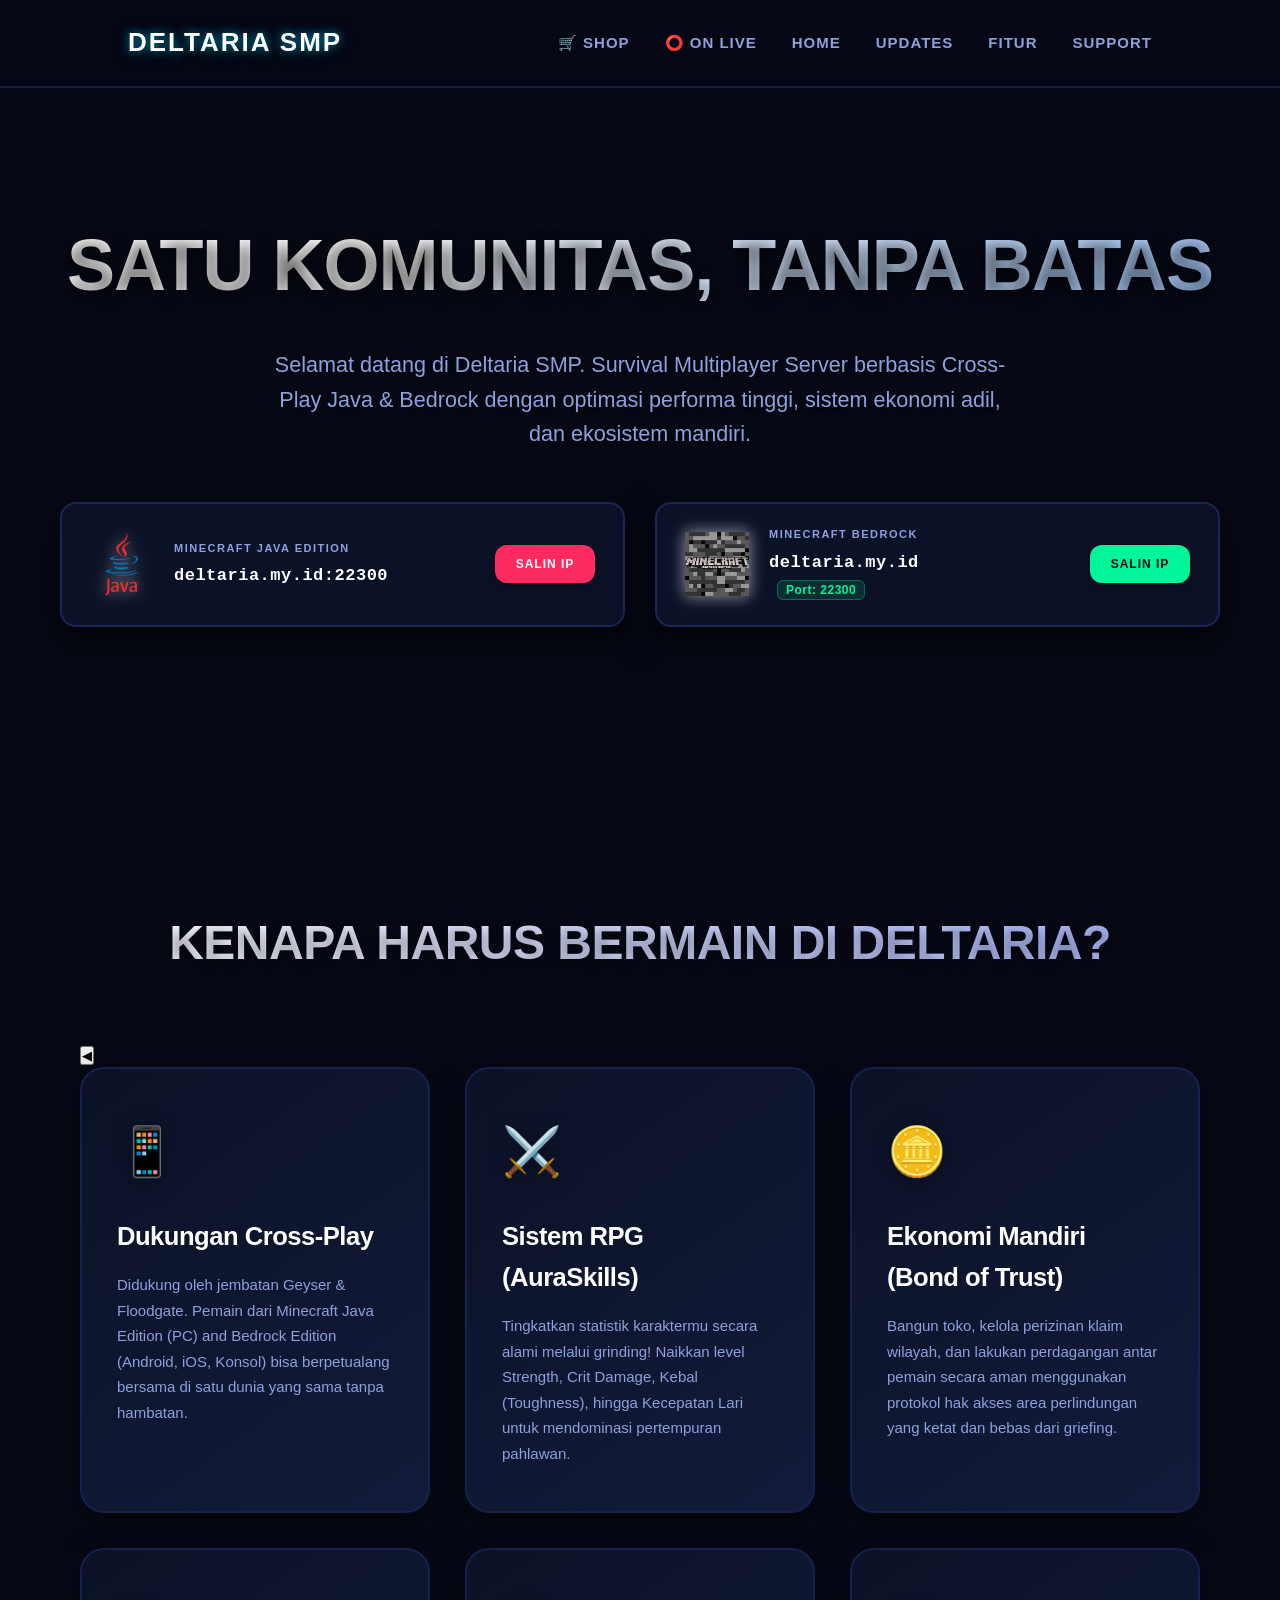
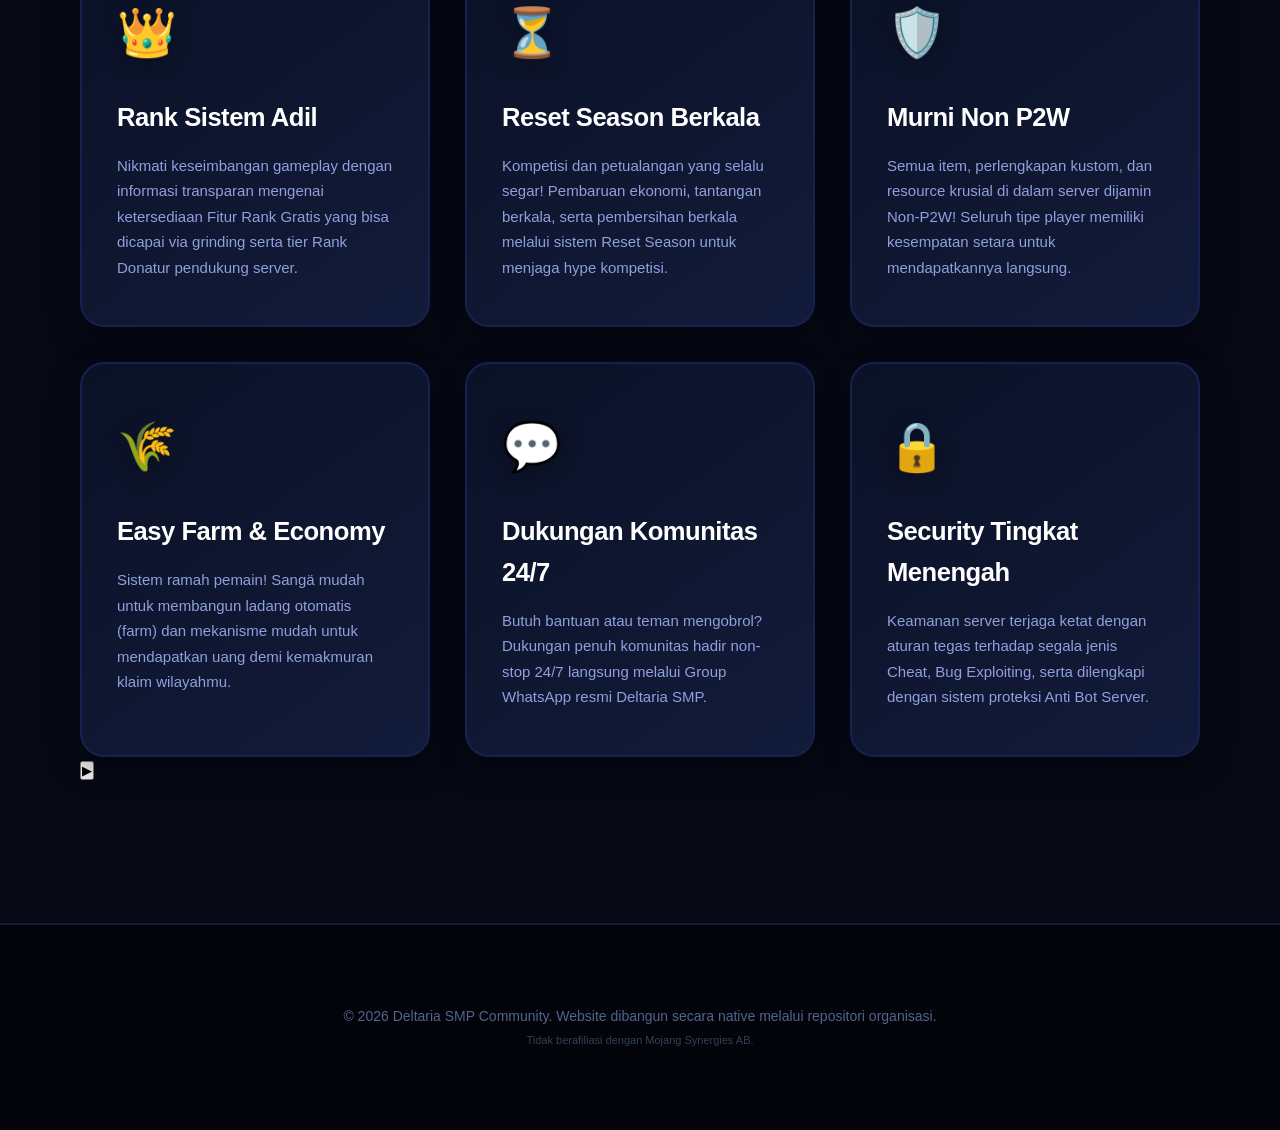
<file: index.html>
<!DOCTYPE html>
<html lang="id">
<head>
    <meta charset="UTF-8">
    <meta name="viewport" content="width=device-width, initial-scale=1.0">
    <title>Deltaria SMP - Official Server</title>
    <!-- Jalur CSS baru mengarah ke folder home-assets -->
    <link rel="stylesheet" href="home-assets/style.css">
</head>
<body>

    <nav>
        <div class="nav-logo">DELTARIA SMP</div>
        <ul class="nav-links">
            <li><a href="shop/">🛒 SHOP</a></li>
            <li><a href="live/">⭕ ON LIVE</a></li>
            <li><a href="./">Home</a></li>
            <li><a href="updates/">Updates</a></li>
            <li><a href="#fitur">Fitur</a></li>
            <li><a href="support/">Support</a></li>     
        </ul>
    </nav>

    <section class="hero" id="home">
        <h1>Satu Komunitas, Tanpa Batas</h1>
        <p>Selamat datang di Deltaria SMP. Survival Multiplayer Server berbasis Cross-Play Java & Bedrock dengan optimasi performa tinggi, sistem ekonomi adil, dan ekosistem mandiri.</p>
        
        <div class="ip-flex-row">
            
            <div class="ip-widget java-theme" onclick="copyJavaIp()" title="Klik untuk menyalin IP Java">
                <!-- Jalur gambar aset global tetap di /assets/ -->
                <div class="server-icon"><img src="assets/java.webp" alt="Java Icon" class="custom-icon-img"></div>
                <div class="ip-box">
                    <div class="ip-label">Minecraft Java Edition</div>
                    <div class="ip-address" id="javaIp">deltaria.my.id:22300</div>
                </div>
                <button class="btn-copy" id="javaBtn">SALIN IP</button>
            </div>

            <div class="ip-widget bedrock-theme" onclick="copyBedrockIp()" title="Klik untuk menyalin IP Bedrock">
                <div class="server-icon"><img src="assets/bedrock.jpeg" alt="Bedrock Icon" class="custom-icon-img"></div>
                <div class="ip-box">
                    <div class="ip-label">Minecraft Bedrock</div>
                    <div class="ip-address">
                        <div id="bedrockIp">deltaria.my.id</div> 
                        <span class="port-label">Port: <strong id="bedrockPort">22300</strong></span>
                    </div>
                </div>
                <button class="btn-copy" id="bedrockBtn">SALIN IP</button>
            </div>

        </div>
    </section>

    <section class="container" id="fitur">
        <h2 class="section-title">Kenapa Harus Bermain di Deltaria?</h2>
        
        <div class="slider-wrapper">
            <!-- Tombol Navigasi Kiri -->
            <button class="slide-btn prev-btn" id="prevSlide">◀</button>
            
            <!-- Viewport Slider Container -->
            <div class="slider-container">
                <div class="grid" id="sliderGrid">
                    
                    <!-- SLIDE 1 (BATCH 1 - 3 PANEL AWAL) -->
                    <div class="card">
                        <span class="icon">📱</span>
                        <h3>Dukungan Cross-Play</h3>
                        <p>Didukung oleh jembatan Geyser & Floodgate. Pemain dari Minecraft Java Edition (PC) and Bedrock Edition (Android, iOS, Konsol) bisa berpetualang bersama di satu dunia yang sama tanpa hambatan.</p>
                    </div>

                    <div class="card">
                        <span class="icon">⚔️</span>
                        <h3>Sistem RPG (AuraSkills)</h3>
                        <p>Tingkatkan statistik karaktermu secara alami melalui grinding! Naikkan level Strength, Crit Damage, Kebal (Toughness), hingga Kecepatan Lari untuk mendominasi pertempuran pahlawan.</p>
                    </div>

                    <div class="card">
                        <span class="icon">🪙</span>
                        <h3>Ekonomi Mandiri (Bond of Trust)</h3>
                        <p>Bangun toko, kelola perizinan klaim wilayah, dan lakukan perdagangan antar pemain secara aman menggunakan protokol hak akses area perlindungan yang ketat dan bebas dari griefing.</p>
                    </div>

                    <!-- SLIDE 2 (BATCH 2 - 3 PANEL TAMBAHAN KELOMPOK A) -->
                    <div class="card">
                        <span class="icon">👑</span>
                        <h3>Rank Sistem Adil</h3>
                        <p>Nikmati keseimbangan gameplay dengan informasi transparan mengenai ketersediaan Fitur Rank Gratis yang bisa dicapai via grinding serta tier Rank Donatur pendukung server.</p>
                    </div>

                    <div class="card">
                        <span class="icon">⏳</span>
                        <h3>Reset Season Berkala</h3>
                        <p>Kompetisi dan petualangan yang selalu segar! Pembaruan ekonomi, tantangan berkala, serta pembersihan berkala melalui sistem Reset Season untuk menjaga hype kompetisi.</p>
                    </div>

                    <div class="card">
                        <span class="icon">🛡️</span>
                        <h3>Murni Non P2W</h3>
                        <p>Semua item, perlengkapan kustom, dan resource krusial di dalam server dijamin Non-P2W! Seluruh tipe player memiliki kesempatan setara untuk mendapatkannya langsung.</p>
                    </div>

                    <!-- SLIDE 3 (BATCH 3 - 3 PANEL TAMBAHAN KELOMPOK B) -->
                    <div class="card">
                        <span class="icon">🌾</span>
                        <h3>Easy Farm & Economy</h3>
                        <p>Sistem ramah pemain! Sangä mudah untuk membangun ladang otomatis (farm) dan mekanisme mudah untuk mendapatkan uang demi kemakmuran klaim wilayahmu.</p>
                    </div>

                    <div class="card">
                        <span class="icon">💬</span>
                        <h3>Dukungan Komunitas 24/7</h3>
                        <p>Butuh bantuan atau teman mengobrol? Dukungan penuh komunitas hadir non-stop 24/7 langsung melalui Group WhatsApp resmi Deltaria SMP.</p>
                    </div>

                    <div class="card">
                        <span class="icon">🔒</span>
                        <h3>Security Tingkat Menengah</h3>
                        <p>Keamanan server terjaga ketat dengan aturan tegas terhadap segala jenis Cheat, Bug Exploiting, serta dilengkapi dengan sistem proteksi Anti Bot Server.</p>
                    </div>

                </div>
            </div>
            
            <!-- Tombol Navigasi Kanan -->
            <button class="slide-btn next-btn" id="nextSlide">▶</button>
        </div>

        <!-- Dot Indikator Slide Bawah -->
        <div class="slider-dots">
            <span class="dot active" data-index="0"></span>
            <span class="dot" data-index="1"></span>
            <span class="dot" data-index="2"></span>
        </div>
    </section>

    <footer>
        <p>&copy; 2026 Deltaria SMP Community. Website dibangun secara native melalui repositori organisasi.</p>
        <p style="margin-top: 5px; font-size: 11px; color: #334155;">Tidak berafiliasi dengan Mojang Synergies AB.</p>
    </footer>

    <script>
        function copyJavaIp() {
            const ipText = document.getElementById('javaIp').innerText;
            const btn = document.getElementById('javaBtn');
            executeCopy(ipText, btn);
        }

        function copyBedrockIp() {
            const ipText = document.getElementById('bedrockIp').childNodes[0].textContent.trim();
            const btn = document.getElementById('bedrockBtn');
            executeCopy(ipText, btn);
        }

        function executeCopy(text, buttonElement) {
            navigator.clipboard.writeText(text).then(() => {
                buttonElement.innerText = "TERSALIN!";
                buttonElement.style.backgroundColor = "#10b981";
                buttonElement.style.color = "#fff";
                
                setTimeout(() => {
                    buttonElement.innerText = "SALIN IP";
                    buttonElement.style.backgroundColor = "#38bdf8";
                    buttonElement.style.color = "#0a0c14";
                }, 2000);
            }).catch(err => {
                console.error('Gagal menyalin text: ', err);
            });
        }

        // --- FIX LOGIKA TRANSLATION SLIDER (3, 3, 3) ---
        const grid = document.getElementById('sliderGrid');
        const prevBtn = document.getElementById('prevSlide');
        const nextBtn = document.getElementById('nextSlide');
        const dots = document.querySelectorAll('.slider-dots .dot');
        
        let currentSlide = 0;
        const totalSlides = 3; 
        const slideIntervalTime = 5000; 
        let slideInterval;

        function updateSlider() {
            // KUNCI PERBAIKAN: Karena lebar track grid adalah 300%, untuk bergeser 1 halaman penuh 
            // kita harus membagi 100% dengan totalSlides (3), sehingga pergeserannya adalah 33.333% per langkah.
            const offset = (currentSlide * 100) / totalSlides;
            grid.style.transform = `translateX(-${offset}%)`;
            
            dots.forEach((dot, idx) => {
                if(idx === currentSlide) {
                    dot.classList.add('active');
                } else {
                    dot.classList.remove('active');
                }
            });
        }

        function nextSlideFunc() {
            currentSlide = (currentSlide + 1) % totalSlides;
            updateSlider();
        }

        function prevSlideFunc() {
            currentSlide = (currentSlide - 1 + totalSlides) % totalSlides;
            updateSlider();
        }

        function startAutoSlide() {
            slideInterval = setInterval(nextSlideFunc, slideIntervalTime);
        }

        function resetInterval() {
            clearInterval(slideInterval);
            startAutoSlide();
        }

        nextBtn.addEventListener('click', () => {
            nextSlideFunc();
            resetInterval();
        });

        prevBtn.addEventListener('click', () => {
            prevSlideFunc();
            resetInterval();
        });

        dots.forEach(dot => {
            dot.addEventListener('click', (e) => {
                currentSlide = parseInt(e.target.getAttribute('data-index'));
                updateSlider();
                resetInterval();
            });
        });

        startAutoSlide();
    </script>
</body>
</html>
</file>
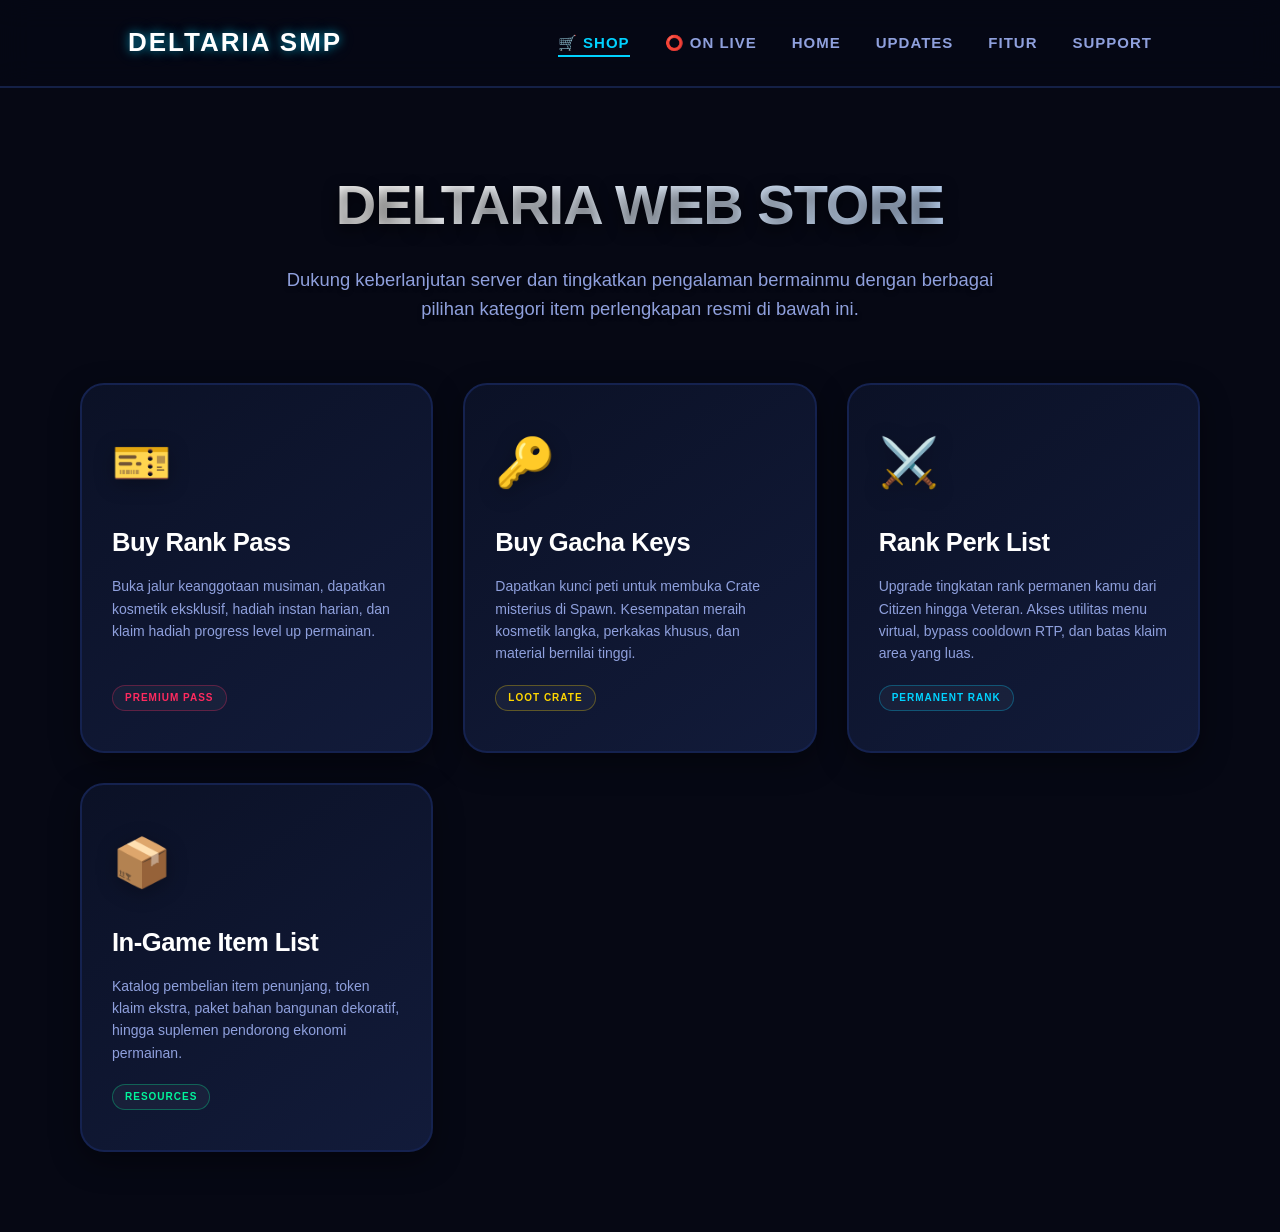
<file: shop/index.html>
<!DOCTYPE html>
<html lang="id">
<head>
    <meta charset="UTF-8">
    <meta name="viewport" content="width=device-width, initial-scale=1.0">
    <title>Deltaria SMP - Official Web Store</title>
    <!-- Memanggil file CSS khusus untuk Menu Hub -->
    <link rel="stylesheet" href="hub-style.css">
</head>
<body>

    <!-- NAVBAR (Mengikuti Struktur Web Utama) -->
    <nav>
        <div class="nav-logo">DELTARIA SMP</div>
        <ul class="nav-links">
            <li><a href="./" class="active-link">🛒 SHOP</a></li>
            <li><a href="../live/">⭕ ON LIVE</a></li>
            <li><a href="../">Home</a></li>
            <li><a href="../updates/">Updates</a></li>
            <li><a href="../#fitur">Fitur</a></li>
            <li><a href="../support/">Support</a></li>     
        </ul>
    </nav>

    <!-- MAIN HUB CONTAINER -->
    <div class="container">
        <h1 class="shop-title">Deltaria Web Store</h1>
        <p class="shop-subtitle">Dukung keberlanjutan server dan tingkatkan pengalaman bermainmu dengan berbagai pilihan kategori item perlengkapan resmi di bawah ini.</p>

        <!-- GRID MENU UTAMA -->
        <div class="hub-grid">

            <!-- 1. BUY RANK PASS -->
            <a href="../shop/rankpass/" class="hub-card rankpass-theme">
                <div class="hub-icon">🎫</div>
                <h3>Buy Rank Pass</h3>
                <p>Buka jalur keanggotaan musiman, dapatkan kosmetik eksklusif, hadiah instan harian, dan klaim hadiah progress level up permainan.</p>
                <div class="hub-badge">Premium Pass</div>
            </a>

            <!-- 2. BUY KEY -->
            <a href="../shop/keys/" class="hub-card keys-theme">
                <div class="hub-icon">🔑</div>
                <h3>Buy Gacha Keys</h3>
                <p>Dapatkan kunci peti untuk membuka Crate misterius di Spawn. Kesempatan meraih kosmetik langka, perkakas khusus, dan material bernilai tinggi.</p>
                <div class="hub-badge">Loot Crate</div>
            </a>

            <!-- 3. PERK LIST -->
            <a href="../shop/perks/" class="hub-card perks-theme">
                <div class="hub-icon">⚔️</div>
                <h3>Rank Perk List</h3>
                <p>Upgrade tingkatan rank permanen kamu dari Citizen hingga Veteran. Akses utilitas menu virtual, bypass cooldown RTP, dan batas klaim area yang luas.</p>
                <div class="hub-badge">Permanent Rank</div>
            </a>

            <!-- 4. ITEM LIST -->
            <a href="../shop/item/" class="hub-card items-theme">
                <div class="hub-icon">📦</div>
                <h3>In-Game Item List</h3>
                <p>Katalog pembelian item penunjang, token klaim ekstra, paket bahan bangunan dekoratif, hingga suplemen pendorong ekonomi permainan.</p>
                <div class="hub-badge">Resources</div>
            </a>

        </div>
    </div>

</body>
</html>
</file>
<file: home-assets/style.css>
/* ==========================================================================
   1. RESET & CORE VARIABLES (TEMA EPIC CYBER-FANTASY MINECRAFT)
   ========================================================================== */
html {
    scroll-behavior: smooth;
}

* {
    box-sizing: border-box;
    margin: 0;
    padding: 0;
}
:root {
    --bg-dark: #060814;
    --bg-surface: #0b1126;
    --bg-card: #121b3a;
    --bg-card-hover: #19254e;
    
    /* Aksentuasi Warna Neon */
    --accent-blue: #00d2ff;
    --accent-java: #ff2a5f;
    --accent-bedrock: #00f59b;
    
    /* Warna Teks */
    --text-main: #ffffff;
    --text-muted: #8fa0dd;
    --border-glow: rgba(0, 210, 255, 0.2);
}

body {
    font-family: 'Segoe UI', Roboto, Helvetica, Arial, sans-serif;
    background-color: var(--bg-dark);
    color: var(--text-main);
    line-height: 1.6;
    overflow-x: hidden;
}

/* ==========================================================================
   2. NAVIGATION BAR
   ========================================================================== */
nav {
    background-color: rgba(6, 8, 20, 0.85);
    backdrop-filter: blur(15px);
    -webkit-backdrop-filter: blur(15px);
    position: fixed;
    top: 0;
    width: 100%;
    z-index: 1000;
    border-bottom: 2px solid #142046;
    display: flex;
    justify-content: space-between;
    align-items: center;
    padding: 22px 10%;
}
.nav-logo {
    font-size: 26px;
    font-weight: 900;
    color: #ffffff;
    letter-spacing: 2px;
    text-shadow: 0 0 10px rgba(0, 210, 255, 0.6), 0 0 20px rgba(0, 210, 255, 0.2);
}
.nav-links {
    display: flex;
    gap: 35px;
    list-style: none;
}
.nav-links a {
    color: var(--text-muted);
    text-decoration: none;
    font-weight: 700;
    font-size: 15px;
    text-transform: uppercase;
    letter-spacing: 1px;
    transition: color 0.2s, text-shadow 0.2s;
}
.nav-links a:hover {
    color: var(--accent-blue);
    text-shadow: 0 0 8px rgba(0, 210, 255, 0.8);
}

/* ==========================================================================
   3. HERO SECTION & BACKGROUND RADIANCE
   ========================================================================== */
.hero {
    min-height: 85vh;
    display: flex;
    flex-direction: column;
    justify-content: center;
    align-items: center;
    text-align: center;
    padding: 150px 20px 80px 20px;
    position: relative;
    background: 
        radial-gradient(circle at 50% 20%, rgba(0, 210, 255, 0.15) 0%, transparent 50%),
        radial-gradient(circle at 20% 50%, rgba(ff, 2a, 5f, 0.05) 0%, transparent 40%),
        radial-gradient(circle at 80% 50%, rgba(0, 255, 9b, 0.05) 0%, transparent 40%);
}
.hero h1 {
    font-size: 4.5rem;
    font-weight: 900;
    letter-spacing: -1px;
    margin-bottom: 25px;
    text-transform: uppercase;
    background: linear-gradient(135deg, #ffffff 30%, #a5ccff);
    -webkit-background-clip: text;
    -webkit-text-fill-color: transparent;
    text-shadow: 0 5px 15px rgba(0, 0, 0, 0.7);
}
.hero p {
    font-size: 1.35rem;
    color: var(--text-muted);
    max-width: 750px;
    margin-bottom: 50px;
    text-shadow: 0 2px 4px rgba(0,0,0,0.5);
}

/* ==========================================================================
   4. INTERACTIVE WIDGETS (TOMBOL IP HORIZONTAL PREMIUM)
   ========================================================================== */
.ip-flex-row {
    display: flex;
    flex-direction: row;
    justify-content: center;
    flex-wrap: nowrap;     /* <--- KUNCI 1: Dilarang keras turun ke bawah, wajib sejajar! */
    gap: 30px; 
    width: 100%;
    max-width: 1200px;     /* <--- KUNCI 2: Diperlebar dari 1000px ke 1200px biar ruangnya lega */
    padding: 0 20px;
}

.ip-widget {
    background-color: var(--bg-surface);
    border: 2px solid #1a2754;
    padding: 22px 28px; 
    border-radius: 16px;
    display: flex;
    align-items: center;
    gap: 20px;          
    cursor: pointer;
    position: relative;
    box-shadow: 0 15px 35px rgba(0, 0, 0, 0.6);
    transition: transform 0.3s cubic-bezier(0.175, 0.885, 0.32, 1.275), border-color 0.3s, box-shadow 0.3s;
    
    /* KUNCI 3: Aturan pembesaran kotak baru */
    flex: 1;               /* Membagi rata ruang kosong agar kedua kotak sama-sama melar */
    width: 500px;          /* <--- Atur panjang target yang kamu mau di sini (misal 500px atau lebih) */
    min-width: 350px;      /* Batas ciut paling kecil di layar laptop ringkas */
}

/* Efek Animasi Denyut Bayangan Saat Kursor Mendekat */
.ip-widget:hover {
    transform: translateY(-8px);
    background-color: var(--bg-card);
}
.java-theme:hover { 
    border-color: var(--accent-java); 
    box-shadow: 0 20px 60px rgba(255, 42, 95, 0.25); 
}
.bedrock-theme:hover { 
    border-color: var(--accent-bedrock); 
    box-shadow: 0 20px 40px rgba(0, 255, 155, 0.25); 
}

.server-icon {
    font-size: 32px;
    filter: drop-shadow(0 0 8px rgba(255,255,255,0.3));
}

.ip-box {
    text-align: left;
    flex-grow: 1;
}

.ip-label {
    font-size: 11px;
    text-transform: uppercase;
    color: var(--text-muted);
    letter-spacing: 1.5px;
    font-weight: 800;
}

.ip-address {
    font-family: 'Consolas', monospace;
    font-size: 17px;
    font-weight: 700;
    color: #ffffff;
    margin-top: 5px;
    letter-spacing: 0.5px;
}

.port-label {
    font-family: 'Segoe UI', sans-serif;
    font-size: 12px;
    color: var(--accent-bedrock);
    background: rgba(0, 255, 155, 0.12);
    border: 1px solid rgba(0, 255, 155, 0.3);
    padding: 2px 8px;
    border-radius: 6px;
    margin-left: 8px;
    font-weight: 700;
}

.btn-copy {
    background-color: #ffffff;
    color: var(--bg-dark);
    border: none;
    padding: 12px 20px;
    border-radius: 12px;
    font-weight: 800;
    font-size: 12px;
    letter-spacing: 1px;
    cursor: pointer;
    box-shadow: 0 4px 10px rgba(0,0,0,0.3);
    transition: background-color 0.2s, transform 0.1s, color 0.2s;
    min-width: 100px;
}
.java-theme .btn-copy { background-color: var(--accent-java); color: #fff; }
.bedrock-theme .btn-copy { background-color: var(--accent-bedrock); color: #060814; }

.btn-copy:hover {
    filter: brightness(1.2);
}

/* ==========================================================================
   5. FEATURE GRID SECTION (SEMBURNA DI TENGAH)
   ========================================================================== */
.container {
    max-width: 1200px;
    margin: 140px auto; /* Memberikan rongga vertikal yang luas dan seimbang */
    padding: 0 40px;
}

.section-title {
    text-align: center;
    font-size: 3rem;
    margin-bottom: 60px;
    font-weight: 900;
    letter-spacing: -0.5px;
    text-transform: uppercase;
    background: linear-gradient(to right, #ffffff, #a5b4fc);
    -webkit-background-clip: text;
    -webkit-text-fill-color: transparent;
    text-shadow: 0 4px 12px rgba(0,0,0,0.4);
}

.grid {
    display: grid;
    grid-template-columns: repeat(auto-fit, minmax(320px, 1fr));
    gap: 35px;
    justify-content: center;
}

.card {
    background: linear-gradient(145deg, var(--bg-surface) 0%, var(--bg-card) 100%);
    border: 2px solid #15224f;
    border-radius: 24px;
    padding: 45px 35px;
    position: relative;
    overflow: hidden;
    box-shadow: 0 10px 30px rgba(0, 0, 0, 0.4);
    transition: transform 0.3s, border-color 0.3s, box-shadow 0.3s;
}

/* Efek Ornamen Border Menyala Saat Kartu Disorot */
.card:hover {
    transform: translateY(-10px) scale(1.02);
    border-color: var(--accent-blue);
    box-shadow: 0 20px 45px rgba(0, 210, 255, 0.15);
}

/* Efek Dekorasi Cahaya Belakang Kartu */
.card::before {
    content: '';
    position: absolute;
    top: 0; left: 0; width: 100%; height: 100%;
    background: linear-gradient(180deg, rgba(0, 210, 255, 0.05) 0%, transparent 100%);
    opacity: 0;
    transition: opacity 0.3s;
}
.card:hover::before {
    opacity: 1;
}

.card .icon {
    font-size: 3rem;
    margin-bottom: 25px;
    display: inline-block;
    filter: drop-shadow(0 4px 10px rgba(0,0,0,0.3));
}

.card h3 {
    font-size: 1.6rem;
    margin-bottom: 15px;
    color: #ffffff;
    font-weight: 800;
    letter-spacing: -0.5px;
}

.card p {
    color: var(--text-muted);
    font-size: 15px;
    line-height: 1.7;
}

/* ==========================================================================
   6. FOOTER
   ========================================================================== */
footer {
    text-align: center;
    padding: 80px 20px;
    background-color: #03040a;
    border-top: 2px solid #111b3d;
    color: #52648c;
    font-size: 14px;
}
footer p {
    max-width: 600px;
    margin: 0 auto;
}

/* ==========================================================================
   6. SEKSI ARSITUR HALAMAN KHUSUS SUPPORT (support.html)
   ========================================================================== */
.support-page-bg {
    /* Menggunakan warna dasar hitam pekat dengan sedikit bias cyan tipis di bagian atas */
    background: radial-gradient(circle at 50% 75%, rgba(0, 210, 255, 0.04) 0%, #030408 50%) !important;
}

.active-link {
    color: var(--accent-blue) !important;
    border-bottom: 2px solid var(--accent-blue);
    padding-bottom: 4px;
}

.support-wrapper {
    max-width: 1300px;
    margin: 0 auto;
    padding: 140px 40px 80px 40px;
}

.support-header {
    text-align: center;
    margin-bottom: 60px;
}

.support-header h1 {
    font-size: 3.8rem;
    font-weight: 900;
    text-transform: uppercase;
    background: linear-gradient(135deg, var(--accent-java) 0%, var(--accent-blue) 50%, var(--accent-bedrock) 100%);
    -webkit-background-clip: text;
    -webkit-text-fill-color: transparent;
    margin-bottom: 15px;
}

.support-header p {
    color: var(--text-muted);
    font-size: 1.15rem;
    max-width: 700px;
    margin: 0 auto;
}

/* Base Grid System Kotak Segment */
.support-grid {
    display: grid;
    grid-template-columns: repeat(auto-fit, minmax(360px, 1fr));
    gap: 35px;
    width: 100%;
}

.support-segment {
    background: #0b1126;
    border: 2px solid #142046;
    border-radius: 24px;
    padding: 40px 30px;
    position: relative;
    display: flex;
    flex-direction: column;
    transition: transform 0.3s cubic-bezier(0.175, 0.885, 0.32, 1.275), border-color 0.3s, box-shadow 0.3s;
    box-shadow: 0 20px 40px rgba(0,0,0,0.5);
}

.support-segment:hover {
    transform: translateY(-8px);
}

/* Modifikasi Warna Pendar Sesuai Segment */
.socialbuzz-theme:hover { border-color: #f59e0b; box-shadow: 0 25px 50px rgba(245, 158, 11, 0.15); }
.paypal-theme:hover { border-color: #3b82f6; box-shadow: 0 25px 50px rgba(59, 130, 246, 0.15); }
.other-theme:hover { border-color: var(--accent-bedrock); box-shadow: 0 25px 50px rgba(0, 255, 155, 0.15); }

.segment-badge {
    position: absolute;
    top: 20px;
    right: 20px;
    font-size: 11px;
    font-weight: 800;
    text-transform: uppercase;
    padding: 4px 12px;
    border-radius: 20px;
    background: rgba(255,255,255,0.05);
    border: 1px solid rgba(255,255,255,0.1);
    color: var(--text-muted);
}
.socialbuzz-theme .segment-badge { color: #f59e0b; border-color: rgba(245, 158, 11, 0.3); background: rgba(245, 158, 11, 0.08); }
.paypal-theme .segment-badge { color: #3b82f6; border-color: rgba(59, 130, 246, 0.3); background: rgba(59, 130, 246, 0.08); }
.other-theme .segment-badge { color: var(--accent-bedrock); border-color: rgba(0, 255, 155, 0.3); background: rgba(0, 255, 155, 0.08); }

.segment-icon {
    font-size: 3rem;
    margin-bottom: 15px;
}

.support-segment h2 {
    font-size: 1.8rem;
    color: #fff;
    font-weight: 800;
    margin-bottom: 10px;
}

.segment-text {
    color: var(--text-muted);
    font-size: 14.5px;
    margin-bottom: 25px;
    line-height: 1.6;
    min-height: 48px;
}

/* --- ORNAMEN UTAMA: DESIGN JENDELA KOTAK (WINDOW STYLE) --- */
.segment-window {
    width: 100%;
    background: #05070f;
    border: 1px solid #162244;
    border-radius: 14px;
    overflow: hidden;
    margin-bottom: 30px;
    flex-grow: 1;
    display: flex;
    flex-direction: column;
    box-shadow: inset 0 4px 20px rgba(0,0,0,0.4);
}

.window-header {
    background: #0d1222;
    padding: 10px 16px;
    border-bottom: 1px solid #162244;
    display: flex;
    align-items: center;
    gap: 6px;
}

.window-header .dot {
    width: 8px;
    height: 8px;
    border-radius: 50%;
    display: inline-block;
}
.dot.red { background: #ff5f56; }
.dot.yellow { background: #ffbd2e; }
.dot.green { background: #27c93f; }

.window-title {
    font-family: 'Consolas', monospace;
    font-size: 11px;
    color: #4e6199;
    margin-left: 8px;
}

.window-content {
    padding: 25px 20px;
    text-align: left;
    font-family: 'Consolas', 'Courier New', monospace;
    flex-grow: 1;
}

.placeholder-text {
    color: #38bdf8;
    font-size: 13px;
    font-weight: bold;
    margin-bottom: 8px;
}
.socialbuzz-theme .placeholder-text { color: #f59e0b; }
.paypal-theme .placeholder-text { color: #3b82f6; }
.other-theme .placeholder-text { color: var(--accent-bedrock); }

.sub-placeholder {
    color: #4e6199;
    font-size: 12px;
    line-height: 1.5;
}

/* Tombol Eksekusi */
.btn-action {
    width: 100%;
    text-align: center;
    text-decoration: none;
    padding: 14px;
    border-radius: 12px;
    font-weight: 800;
    font-size: 13px;
    text-transform: uppercase;
    letter-spacing: 0.5px;
    transition: filter 0.2s, transform 0.1s;
}

.socialbuzz-theme .btn-action { background: #f59e0b; color: #060814; }
.paypal-theme .btn-action { background: #3b82f6; color: #fff; }
.other-theme .btn-action { background: var(--accent-bedrock); color: #060814; }

.btn-action:hover { filter: brightness(1.15); }
.btn-action:active { transform: scale(0.98); }

/* RESPONSIVE SEGMENT UNTUK HP */
@media (max-width: 768px) {
    .support-wrapper { padding: 100px 20px 40px 20px; }
    .support-header h1 { font-size: 2.6rem; }
    .support-grid { grid-template-columns: 1fr; }
    .support-segment { padding: 30px 20px; }
}

/* ==========================================================================
   7. MEDIA QUERIES (FULL RESPONSIFITAS GADGET)
   ========================================================================== */
@media (max-width: 1024px) {
    .hero h1 { font-size: 3.5rem; }
    .ip-flex-row {
        flex-direction: column;
        align-items: center;
    }
    .ip-widget {
        width: 100%;
        max-width: 550px;
        min-width: auto;
    }
}

@media (max-width: 768px) {
    nav { padding: 15px 6%; }
    .nav-links { display: none; }
    .container { margin: 80px auto; padding: 0 25px; }
    .section-title { font-size: 2.2rem; margin-bottom: 40px; }
    .card { padding: 35px 25px; }
}

@media (max-width: 480px) {
    .hero h1 { font-size: 2.6rem; }
    .hero p { font-size: 1.1rem; }
    .ip-widget { padding: 18px; gap: 15px; }
    .server-icon { font-size: 26px; }
    .ip-address { font-size: 14px; }
    .port-label {
        display: inline-block;
        margin-left: 0;
        margin-top: 6px;
    }
}

.custom-icon-img {
    width: 64px;          /* Menyesuaikan dengan ukuran font-size 32px sebelumnya */
    height: 64px;         /* Memastikan rasio gambar kotak sempurna */
    object-fit: contain;  /* Menjaga gambar tidak gepeng atau terdistorsi */
    vertical-align: middle;
    filter: drop-shadow(0 0 8px rgba(255, 255, 255, 0.3)); /* Mempertahankan efek glow */
}
</file>
<file: shop/hub-style.css>
/* ==========================================================================
   1. RESET & CORE VARIABLES (TEMA EPIC CYBER-FANTASY MINECRAFT)
   ========================================================================== */
html {
    scroll-behavior: smooth;
}

* {
    box-sizing: border-box;
    margin: 0;
    padding: 0;
}

:root {
    --bg-dark: #060814;
    --bg-surface: #0b1126;
    --bg-card: #121b3a;
    
    /* Aksentuasi Warna Neon */
    --accent-blue: #00d2ff;
    --accent-java: #ff2a5f;
    --accent-bedrock: #00f59b;
    --accent-gold: #ffd700;
    
    /* Warna Teks */
    --text-main: #ffffff;
    --text-muted: #8fa0dd;
}

body {
    font-family: 'Segoe UI', Roboto, Helvetica, Arial, sans-serif;
    background-color: var(--bg-dark);
    color: var(--text-main);
    line-height: 1.6;
    overflow-x: hidden;
}

/* ==========================================================================
   2. NAVIGATION BAR (MATCHES HOME STYLESHEET)
   ========================================================================== */
nav {
    background-color: rgba(6, 8, 20, 0.85);
    backdrop-filter: blur(15px);
    -webkit-backdrop-filter: blur(15px);
    position: fixed;
    top: 0;
    width: 100%;
    z-index: 1000;
    border-bottom: 2px solid #142046;
    display: flex;
    justify-content: space-between;
    align-items: center;
    padding: 22px 10%;
}

.nav-logo {
    font-size: 26px;
    font-weight: 900;
    color: #ffffff;
    letter-spacing: 2px;
    text-shadow: 0 0 10px rgba(0, 210, 255, 0.6), 0 0 20px rgba(0, 210, 255, 0.2);
}

.nav-links {
    display: flex;
    gap: 35px;
    list-style: none;
}

.nav-links a {
    color: var(--text-muted);
    text-decoration: none;
    font-weight: 700;
    font-size: 15px;
    text-transform: uppercase;
    letter-spacing: 1px;
    transition: color 0.2s, text-shadow 0.2s;
}

.nav-links a:hover {
    color: var(--accent-blue);
    text-shadow: 0 0 8px rgba(0, 210, 255, 0.8);
}

.active-link {
    color: var(--accent-blue) !important;
    border-bottom: 2px solid var(--accent-blue);
    padding-bottom: 4px;
}

/* ==========================================================================
   3. CONTAINER & CONTENT HUB
   ========================================================================== */
.container {
    max-width: 1200px;
    margin: 160px auto 80px auto;
    padding: 0 40px;
    text-align: center;
}

.shop-title {
    font-size: 3.5rem;
    font-weight: 900;
    letter-spacing: -1px;
    margin-bottom: 15px;
    text-transform: uppercase;
    background: linear-gradient(135deg, #ffffff 30%, #a5ccff);
    -webkit-background-clip: text;
    -webkit-text-fill-color: transparent;
    text-shadow: 0 5px 15px rgba(0, 0, 0, 0.7);
}

.shop-subtitle {
    color: var(--text-muted);
    font-size: 1.15rem;
    margin-bottom: 60px;
    max-width: 750px;
    margin-left: auto;
    margin-right: auto;
    text-shadow: 0 2px 4px rgba(0,0,0,0.5);
}

/* --- GRID SYSTEM MENU HUB --- */
.hub-grid {
    display: grid;
    grid-template-columns: repeat(auto-fit, minmax(260px, 1fr));
    gap: 30px;
    width: 100%;
}

/* --- INTERACTIVE CARD BUTTONS --- */
.hub-card {
    background: linear-gradient(145deg, var(--bg-surface) 0%, var(--bg-card) 100%);
    border: 2px solid #15224f;
    border-radius: 24px;
    padding: 40px 30px;
    text-decoration: none;
    text-align: left;
    display: flex;
    flex-direction: column;
    position: relative;
    overflow: hidden;
    box-shadow: 0 10px 30px rgba(0, 0, 0, 0.4);
    transition: transform 0.3s cubic-bezier(0.175, 0.885, 0.32, 1.275), border-color 0.3s, box-shadow 0.3s;
}

.hub-card:hover {
    transform: translateY(-8px);
}

/* Efek Nyala Custom Tiap Tema Menu */
.rankpass-theme:hover { border-color: var(--accent-java); box-shadow: 0 20px 45px rgba(255, 42, 95, 0.15); }
.keys-theme:hover { border-color: var(--accent-gold); box-shadow: 0 20px 45px rgba(255, 215, 0, 0.15); }
.perks-theme:hover { border-color: var(--accent-blue); box-shadow: 0 20px 45px rgba(0, 210, 255, 0.15); }
.items-theme:hover { border-color: var(--accent-bedrock); box-shadow: 0 20px 45px rgba(0, 255, 155, 0.15); }

.hub-icon {
    font-size: 3rem;
    margin-bottom: 20px;
    filter: drop-shadow(0 4px 10px rgba(0,0,0,0.3));
}

.hub-card h3 {
    font-size: 1.6rem;
    color: #ffffff;
    font-weight: 800;
    margin-bottom: 12px;
    letter-spacing: -0.5px;
}

.hub-card p {
    color: var(--text-muted);
    font-size: 14px;
    line-height: 1.6;
    margin-bottom: 20px;
}

.hub-badge {
    margin-top: auto;
    align-self: flex-start;
    font-size: 10px;
    text-transform: uppercase;
    font-weight: 800;
    letter-spacing: 1px;
    padding: 4px 12px;
    border-radius: 20px;
    background: rgba(255, 255, 255, 0.04);
    border: 1px solid rgba(255, 255, 255, 0.1);
    color: #cbd5e1;
}

/* Custom badge warna mengikuti tema */
.rankpass-theme .hub-badge { color: var(--accent-java); border-color: rgba(255, 42, 95, 0.3); }
.keys-theme .hub-badge { color: var(--accent-gold); border-color: rgba(255, 215, 0, 0.3); }
.perks-theme .hub-badge { color: var(--accent-blue); border-color: rgba(0, 210, 255, 0.3); }
.items-theme .hub-badge { color: var(--accent-bedrock); border-color: rgba(0, 255, 155, 0.3); }

/* ==========================================================================
   4. MEDIA QUERIES RESPONSIVE (FIXED FOR MOBILE)
   ========================================================================== */
@media (max-width: 768px) {
    /* 1. Perbaikan Navigasi (Menu tidak hilang, bisa di-scroll kesamping) */
    nav { 
        padding: 15px 5%; 
        flex-direction: column;
        align-items: flex-start;
        gap: 12px;
    }
    
    .nav-links { 
        display: flex !important; 
        overflow-x: auto;
        width: 100%;
        gap: 18px;
        padding-bottom: 6px;
        white-space: nowrap;
    }

    .nav-links a {
        font-size: 13px;
    }

    /* 2. Perbaikan Kontainer & Kartu Shop */
    .container { 
        margin-top: 100px; 
        padding: 0 20px; 
    }
    
    .shop-title { 
        font-size: 2.2rem; 
    }
    
    .shop-subtitle {
        font-size: 0.95rem;
        margin-bottom: 35px;
    }

    /* KUNCI FIX: Memaksa kartu menjadi 1 kolom tumpuk rapi ke bawah */
    .hub-grid { 
        grid-template-columns: 1fr !important; 
        gap: 20px;
    }

    .hub-card { 
        padding: 25px 20px; 
    }
}

@media (max-width: 480px) {
    .shop-title { 
        font-size: 1.8rem; 
    }
    
    .hub-card h3 {
        font-size: 1.35rem;
    }
}
</file>
